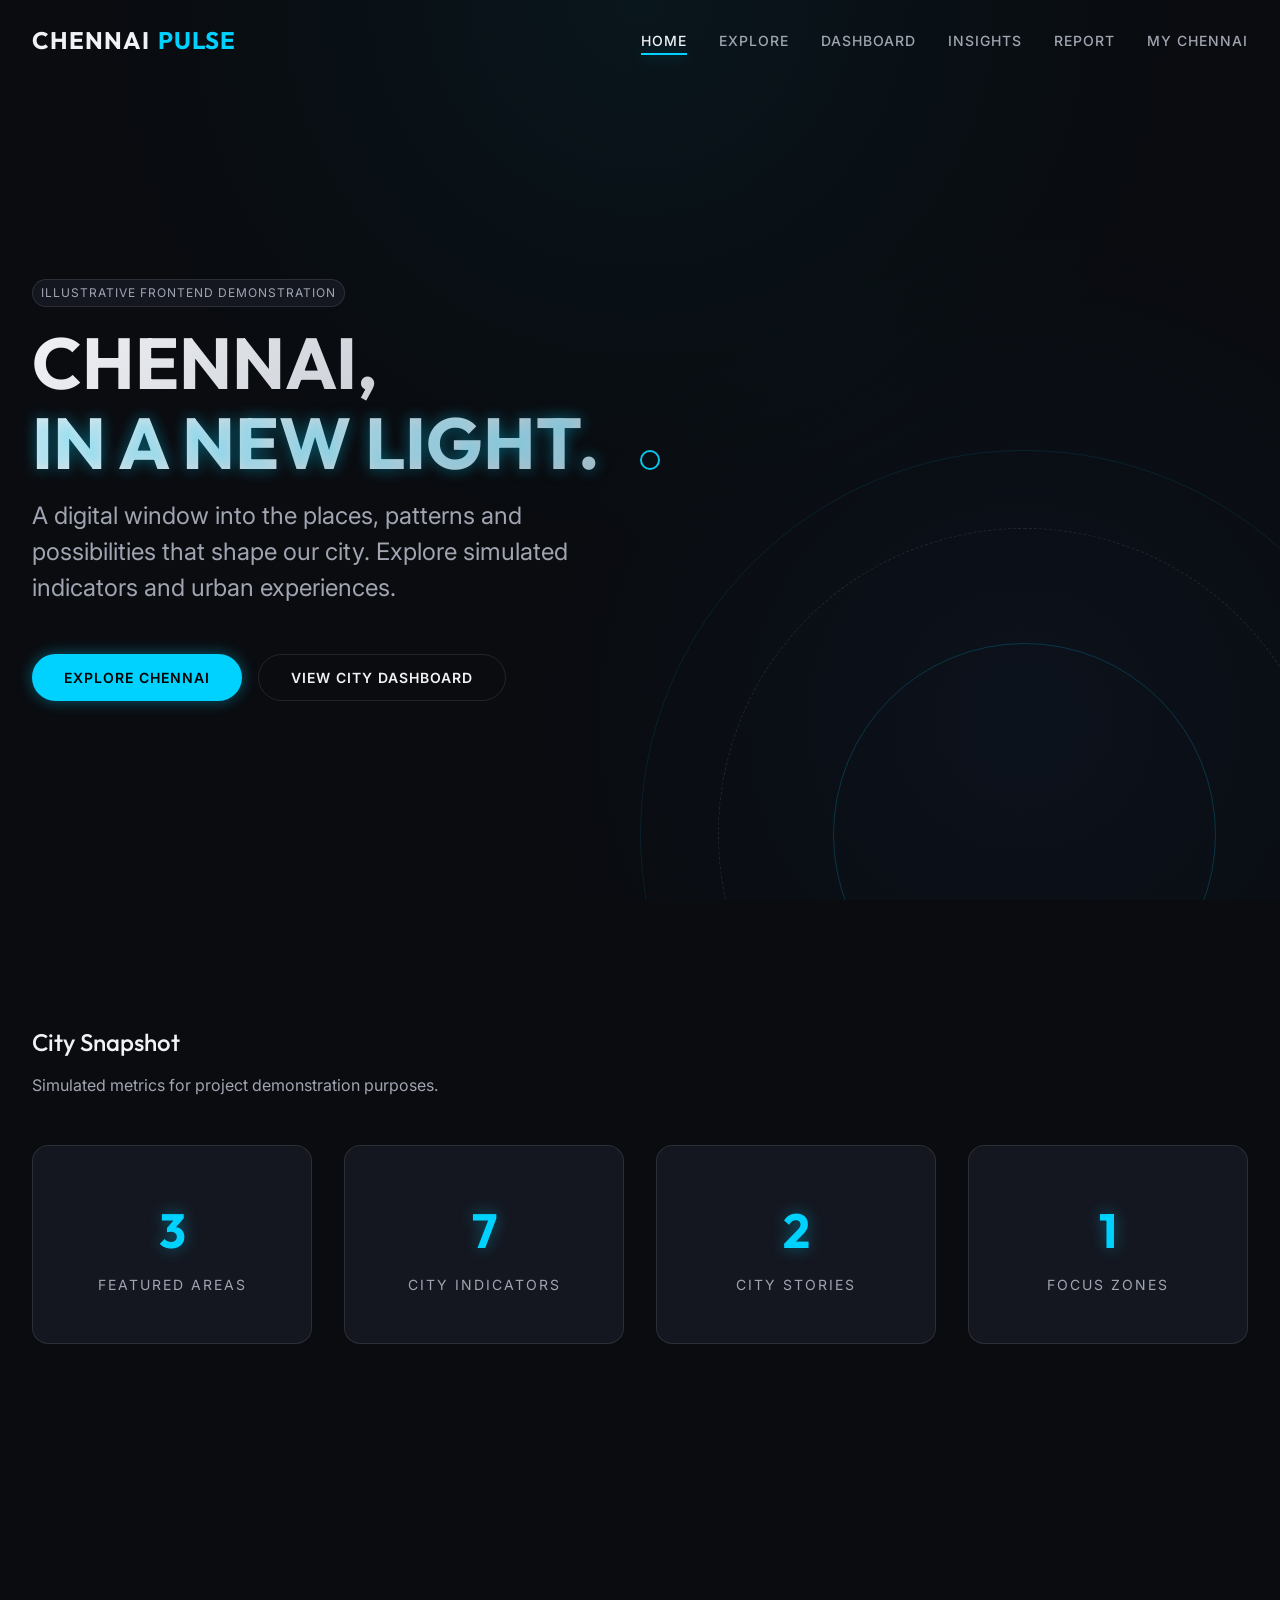
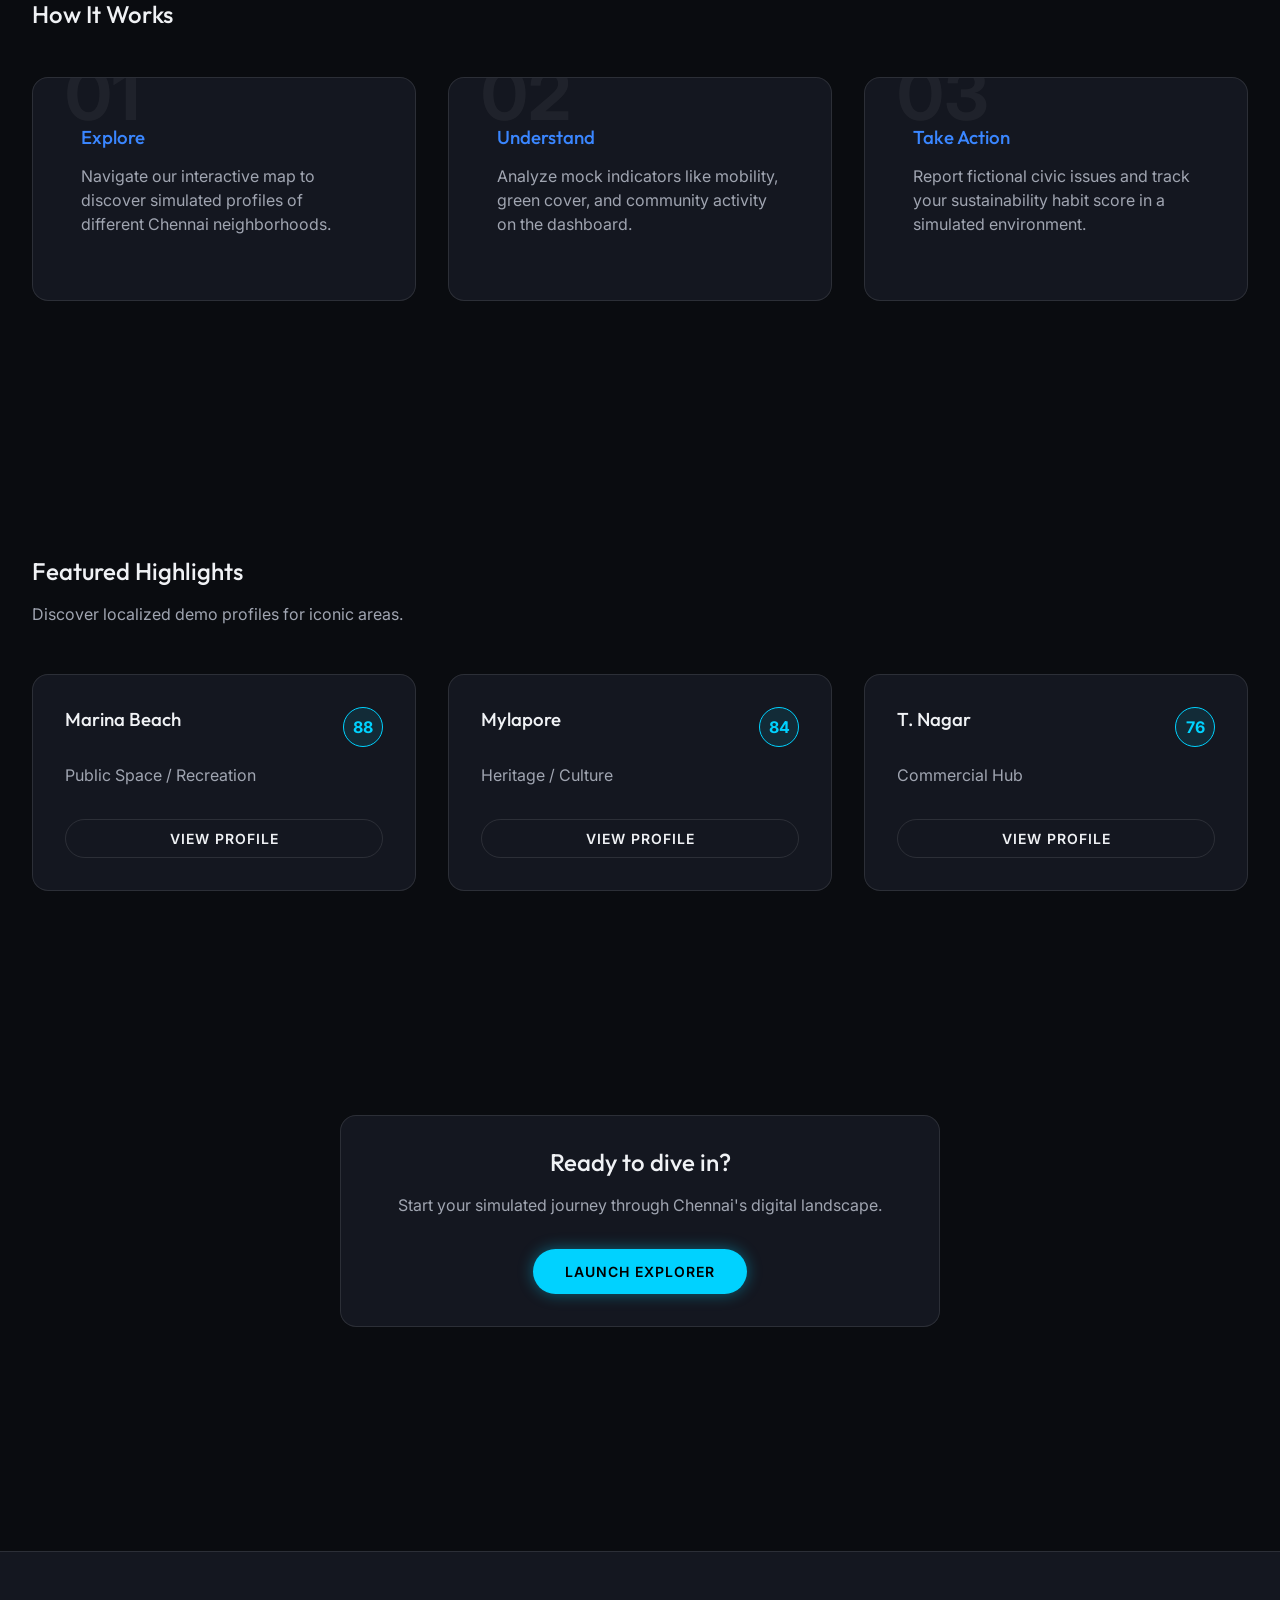
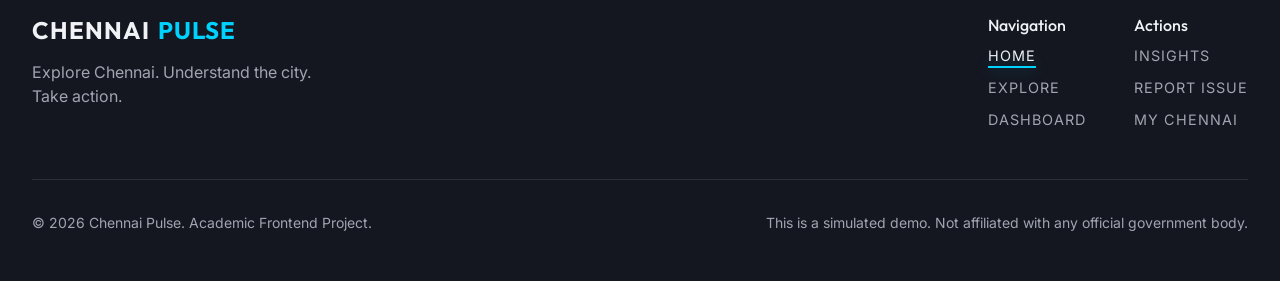
<file: index.html>
<!DOCTYPE html>
<html lang="en">
<head>
    <meta charset="UTF-8">
    <meta name="viewport" content="width=device-width, initial-scale=1.0">
    <title>Chennai Pulse | Explore Chennai. Understand the city. Take action.</title>
    <meta name="description" content="A digital window into the places, patterns and possibilities that shape Chennai. Simulated smart city dashboard.">
    
    <!-- CSS Foundation -->
    <link rel="stylesheet" href="css/reset.css">
    <link rel="stylesheet" href="css/variables.css">
    <link rel="stylesheet" href="css/global.css">
    <link rel="stylesheet" href="css/components.css">
    <link rel="stylesheet" href="css/animations.css">
    
    <!-- Page Specific CSS -->
    <link rel="stylesheet" href="css/pages/home.css">
    <link rel="stylesheet" href="css/responsive.css">
</head>
<body>

    <!-- Page Loader -->
    <div class="page-loader">
        <div class="loader-logo">CHENNAI PULSE</div>
    </div>

    <!-- Cinematic Background -->
    <div class="cinematic-bg"></div>

    <!-- Global Navbar -->
    <nav class="navbar">
        <div class="container nav-container">
            <a href="index.html" class="nav-logo">CHENNAI <span>PULSE</span></a>
            
            <button class="menu-toggle" aria-label="Toggle navigation">
                <span></span>
                <span></span>
                <span></span>
            </button>
            
            <div class="nav-links">
                <a href="index.html" class="nav-link active">Home</a>
                <a href="pages/explore.html" class="nav-link">Explore</a>
                <a href="pages/dashboard.html" class="nav-link">Dashboard</a>
                <a href="pages/insights.html" class="nav-link">Insights</a>
                <a href="pages/report.html" class="nav-link">Report</a>
                <a href="pages/my-chennai.html" class="nav-link">My Chennai</a>
            </div>
        </div>
    </nav>

    <main>
        <!-- Hero Section -->
        <section class="hero">
            <div class="container">
                <div class="hero-content reveal-left">
                    <span class="demo-badge" style="margin-bottom: 1rem;">Illustrative Frontend Demonstration</span>
                    <h1 class="hero-title">CHENNAI,<br><span>IN A NEW LIGHT.</span></h1>
                    <p class="hero-subtitle">A digital window into the places, patterns and possibilities that shape our city. Explore simulated indicators and urban experiences.</p>
                    
                    <div class="hero-actions">
                        <a href="pages/explore.html" class="btn btn-primary magnetic">Explore Chennai</a>
                        <a href="pages/dashboard.html" class="btn btn-secondary magnetic">View City Dashboard</a>
                    </div>
                </div>
            </div>
            
            <!-- Abstract Graphic -->
            <div class="hero-graphic reveal">
                <div class="circle-grid"></div>
            </div>
        </section>

        <!-- City Snapshot Section -->
        <section class="section">
            <div class="container">
                <div class="reveal">
                    <h2 class="text-center">City Snapshot</h2>
                    <p class="text-center">Simulated metrics for project demonstration purposes.</p>
                </div>
                
                <div class="snapshot-grid">
                    <div class="card stat-card bg-glass reveal" style="transition-delay: 0.1s;">
                        <div class="stat-value counter" data-count="12">0</div>
                        <div class="stat-label">Featured Areas</div>
                    </div>
                    <div class="card stat-card bg-glass reveal" style="transition-delay: 0.2s;">
                        <div class="stat-value counter" data-count="24">0</div>
                        <div class="stat-label">City Indicators</div>
                    </div>
                    <div class="card stat-card bg-glass reveal" style="transition-delay: 0.3s;">
                        <div class="stat-value counter" data-count="8">0</div>
                        <div class="stat-label">City Stories</div>
                    </div>
                    <div class="card stat-card bg-glass reveal" style="transition-delay: 0.4s;">
                        <div class="stat-value counter" data-count="6">0</div>
                        <div class="stat-label">Focus Zones</div>
                    </div>
                </div>
            </div>
        </section>

        <!-- How It Works Section -->
        <section class="section">
            <div class="container">
                <h2 class="reveal">How It Works</h2>
                <div class="steps-grid">
                    <div class="card step-card bg-glass reveal-left" style="transition-delay: 0.1s;">
                        <div class="step-number">01</div>
                        <h3>Explore</h3>
                        <p>Navigate our interactive map to discover simulated profiles of different Chennai neighborhoods.</p>
                    </div>
                    <div class="card step-card bg-glass reveal-left" style="transition-delay: 0.2s;">
                        <div class="step-number">02</div>
                        <h3>Understand</h3>
                        <p>Analyze mock indicators like mobility, green cover, and community activity on the dashboard.</p>
                    </div>
                    <div class="card step-card bg-glass reveal-left" style="transition-delay: 0.3s;">
                        <div class="step-number">03</div>
                        <h3>Take Action</h3>
                        <p>Report fictional civic issues and track your sustainability habit score in a simulated environment.</p>
                    </div>
                </div>
            </div>
        </section>

        <!-- Featured Highlights Section -->
        <section class="section">
            <div class="container">
                <div class="reveal">
                    <h2>Featured Highlights</h2>
                    <p>Discover localized demo profiles for iconic areas.</p>
                </div>
                
                <div class="areas-grid">
                    <!-- Injected by home.js -->
                </div>
            </div>
        </section>

        <!-- Final CTA -->
        <section class="section cta-section">
            <div class="container">
                <div class="card bg-glass cta-content reveal">
                    <h2>Ready to dive in?</h2>
                    <p>Start your simulated journey through Chennai's digital landscape.</p>
                    <a href="pages/explore.html" class="btn btn-primary" style="margin-top: 1rem;">Launch Explorer</a>
                </div>
            </div>
        </section>
    </main>

    <!-- Global Footer -->
    <footer class="footer">
        <div class="container">
            <div class="footer-content">
                <div class="footer-brand">
                    <h2 class="nav-logo">CHENNAI <span>PULSE</span></h2>
                    <p>Explore Chennai. Understand the city. Take action.</p>
                </div>
                
                <div class="footer-links" style="display: flex; gap: var(--spacing-8);">
                    <div>
                        <h4 style="margin-bottom: var(--spacing-2); font-size: var(--font-size-md);">Navigation</h4>
                        <ul style="display: flex; flex-direction: column; gap: var(--spacing-2);">
                            <li><a href="index.html" class="nav-link" style="font-size: 0.9rem; font-weight: 400;">Home</a></li>
                            <li><a href="pages/explore.html" class="nav-link" style="font-size: 0.9rem; font-weight: 400;">Explore</a></li>
                            <li><a href="pages/dashboard.html" class="nav-link" style="font-size: 0.9rem; font-weight: 400;">Dashboard</a></li>
                        </ul>
                    </div>
                    <div>
                        <h4 style="margin-bottom: var(--spacing-2); font-size: var(--font-size-md);">Actions</h4>
                        <ul style="display: flex; flex-direction: column; gap: var(--spacing-2);">
                            <li><a href="pages/insights.html" class="nav-link" style="font-size: 0.9rem; font-weight: 400;">Insights</a></li>
                            <li><a href="pages/report.html" class="nav-link" style="font-size: 0.9rem; font-weight: 400;">Report Issue</a></li>
                            <li><a href="pages/my-chennai.html" class="nav-link" style="font-size: 0.9rem; font-weight: 400;">My Chennai</a></li>
                        </ul>
                    </div>
                </div>
            </div>
            
            <div class="footer-bottom">
                <p>&copy; 2026 Chennai Pulse. Academic Frontend Project.</p>
                <p>This is a simulated demo. Not affiliated with any official government body.</p>
            </div>
        </div>
    </footer>

    <!-- Global JS -->
    <script src="js/storage.js"></script>
    <script src="js/data.js"></script>
    <script src="js/components.js"></script>
    <script src="js/animations.js"></script>
    <script src="js/app.js"></script>
    
    <!-- Page JS -->
    <script src="js/pages/home.js"></script>
</body>
</html>
</file>
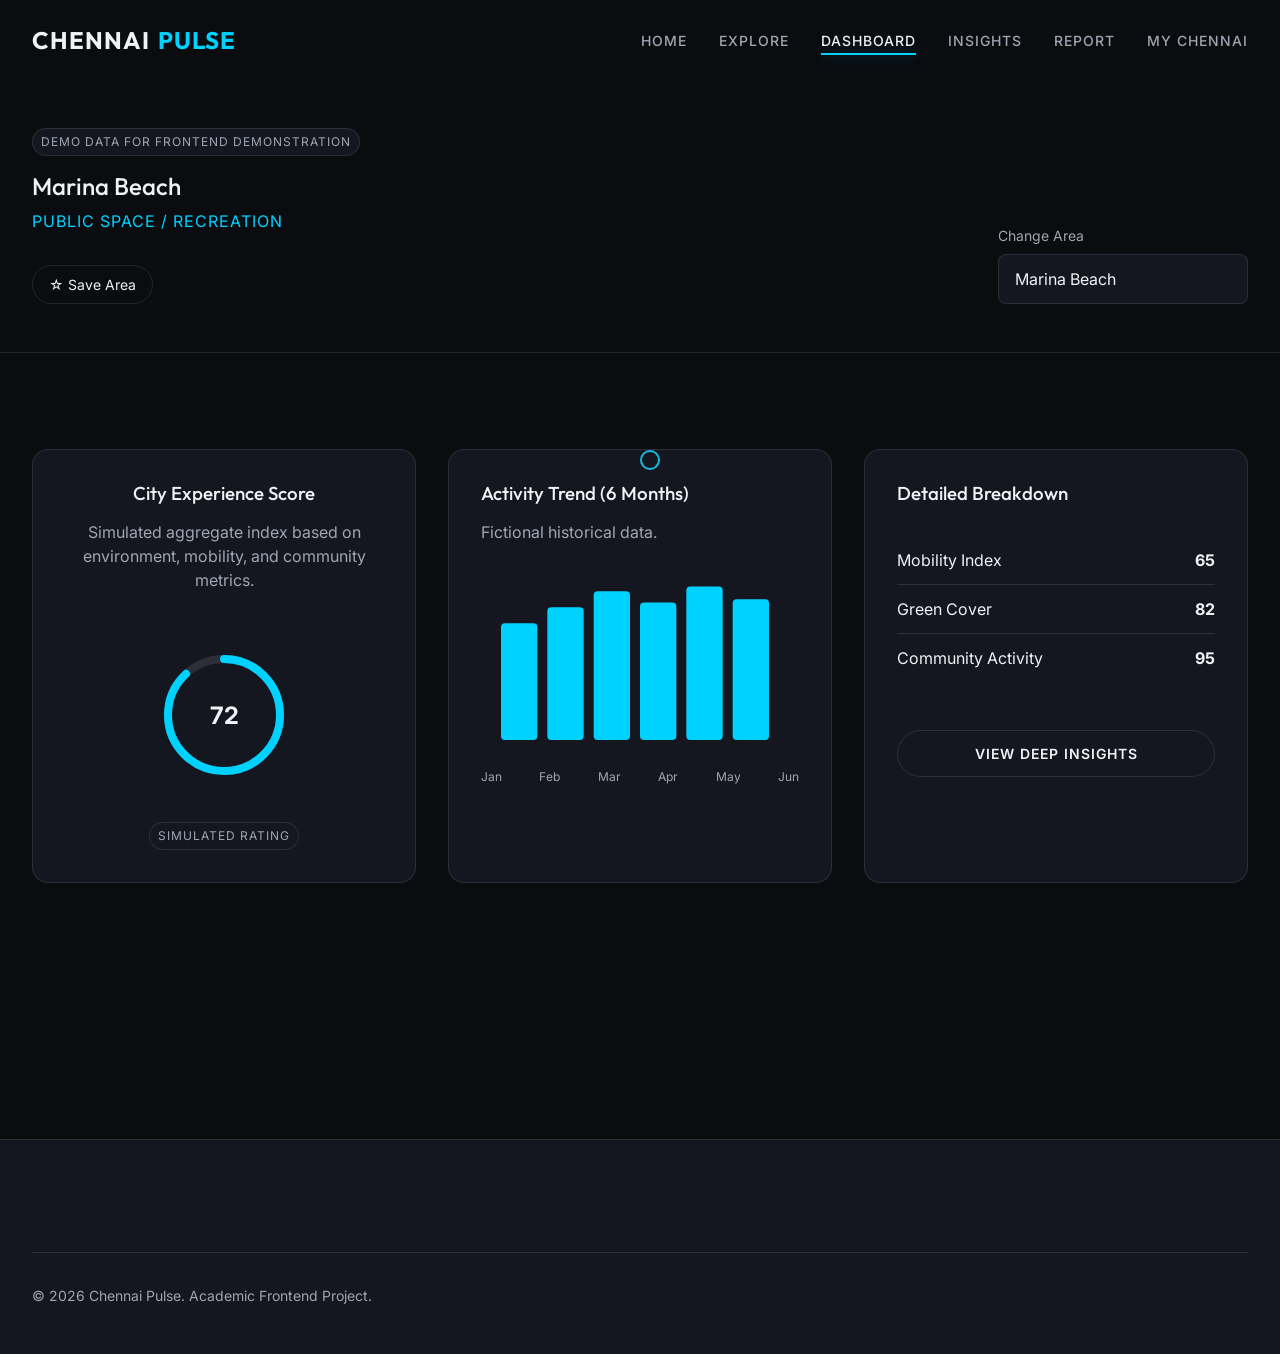
<file: pages/dashboard.html>
<!DOCTYPE html>
<html lang="en">
<head>
    <meta charset="UTF-8">
    <meta name="viewport" content="width=device-width, initial-scale=1.0">
    <title>Dashboard | Chennai Pulse</title>
    
    <link rel="stylesheet" href="../css/reset.css">
    <link rel="stylesheet" href="../css/variables.css">
    <link rel="stylesheet" href="../css/global.css">
    <link rel="stylesheet" href="../css/components.css">
    <link rel="stylesheet" href="../css/animations.css">
    
    <link rel="stylesheet" href="../css/pages/dashboard.css">
    <link rel="stylesheet" href="../css/responsive.css">
</head>
<body>

    <!-- Global Navbar -->
    <nav class="navbar scrolled">
        <div class="container nav-container">
            <a href="../index.html" class="nav-logo">CHENNAI <span>PULSE</span></a>
            
            <button class="menu-toggle" aria-label="Toggle navigation">
                <span></span>
                <span></span>
                <span></span>
            </button>
            
            <div class="nav-links">
                <a href="../index.html" class="nav-link">Home</a>
                <a href="explore.html" class="nav-link">Explore</a>
                <a href="dashboard.html" class="nav-link active">Dashboard</a>
                <a href="insights.html" class="nav-link">Insights</a>
                <a href="report.html" class="nav-link">Report</a>
                <a href="my-chennai.html" class="nav-link">My Chennai</a>
            </div>
        </div>
    </nav>

    <main>
        <section class="dashboard-header">
            <div class="container">
                <span class="demo-badge" style="margin-bottom: 1rem;">Demo data for frontend demonstration</span>
                
                <div class="dashboard-title-row">
                    <div>
                        <h1 id="db-title" class="reveal" style="margin-bottom: 0.5rem;">Select an Area</h1>
                        <p id="db-type" class="reveal" style="color: var(--color-primary); text-transform: uppercase; letter-spacing: 1px;">-</p>
                        
                        <button id="save-area-btn" class="save-area-btn reveal">☆ Save Area</button>
                    </div>
                    
                    <div class="area-selector reveal">
                        <label for="area-select" class="form-label">Change Area</label>
                        <select id="area-select" class="custom-select">
                            <!-- Options injected via JS -->
                        </select>
                    </div>
                </div>
            </div>
        </section>
        
        <section class="section pt-0" style="padding-top: var(--spacing-8);">
            <div class="container">
                <div class="dashboard-grid">
                    
                    <!-- Main Score Card -->
                    <div class="card score-card reveal">
                        <h3>City Experience Score</h3>
                        <p class="text-sm">Simulated aggregate index based on environment, mobility, and community metrics.</p>
                        <div id="score-chart" class="chart-container" style="display: flex; justify-content: center; align-items: center; height: 150px; margin: var(--spacing-6) 0;"></div>
                        <div class="demo-badge">Simulated Rating</div>
                    </div>
                    
                    <!-- Activity Trend Chart -->
                    <div class="card reveal" style="transition-delay: 0.1s;">
                        <h3>Activity Trend (6 Months)</h3>
                        <p class="text-sm">Fictional historical data.</p>
                        <div id="activity-chart" class="chart-container"></div>
                        <div class="chart-labels">
                            <span>Jan</span>
                            <span>Feb</span>
                            <span>Mar</span>
                            <span>Apr</span>
                            <span>May</span>
                            <span>Jun</span>
                        </div>
                    </div>
                    
                    <!-- Specific Metrics List -->
                    <div class="card reveal" style="transition-delay: 0.2s;">
                        <h3>Detailed Breakdown</h3>
                        
                        <div style="margin-top: var(--spacing-6);">
                            <div class="metric-row">
                                <span>Mobility Index</span>
                                <span class="metric-value highlight" id="m-mobility" style="font-weight: 700;">0</span>
                            </div>
                            <div class="metric-row">
                                <span>Green Cover</span>
                                <span class="metric-value highlight" id="m-environment" style="font-weight: 700;">0</span>
                            </div>
                            <div class="metric-row">
                                <span>Community Activity</span>
                                <span class="metric-value highlight" id="m-community" style="font-weight: 700;">0</span>
                            </div>
                        </div>
                        
                        <a href="insights.html" class="btn btn-secondary" style="width: 100%; margin-top: var(--spacing-8);">View Deep Insights</a>
                    </div>
                    
                </div>
            </div>
        </section>
    </main>

    <!-- Global Footer -->
    <footer class="footer">
        <div class="container">
            <div class="footer-bottom">
                <p>&copy; 2026 Chennai Pulse. Academic Frontend Project.</p>
            </div>
        </div>
    </footer>

    <!-- Global JS -->
    <script src="../js/storage.js"></script>
    <script src="../js/data.js"></script>
    <script src="../js/components.js"></script>
    <script src="../js/charts.js"></script>
    <script src="../js/animations.js"></script>
    <script src="../js/app.js"></script>
    
    <!-- Page JS -->
    <script src="../js/pages/dashboard.js"></script>
</body>
</html>
</file>
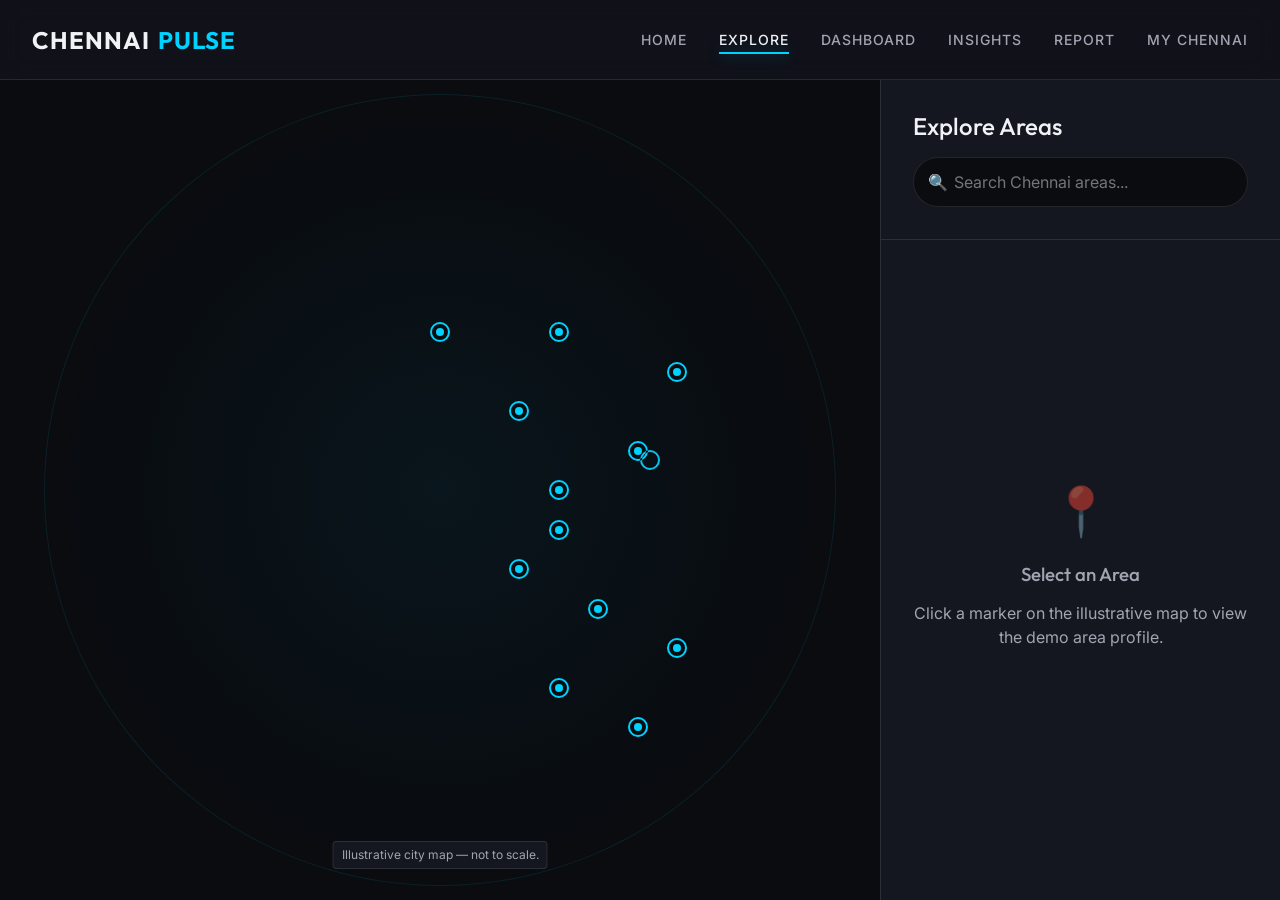
<file: pages/explore.html>
<!DOCTYPE html>
<html lang="en">
<head>
    <meta charset="UTF-8">
    <meta name="viewport" content="width=device-width, initial-scale=1.0">
    <title>Explore | Chennai Pulse</title>
    
    <link rel="stylesheet" href="../css/reset.css">
    <link rel="stylesheet" href="../css/variables.css">
    <link rel="stylesheet" href="../css/global.css">
    <link rel="stylesheet" href="../css/components.css">
    <link rel="stylesheet" href="../css/animations.css">
    
    <link rel="stylesheet" href="../css/pages/explore.css">
    <link rel="stylesheet" href="../css/responsive.css">
</head>
<body>

    <!-- Global Navbar -->
    <nav class="navbar scrolled">
        <div class="container nav-container">
            <a href="../index.html" class="nav-logo">CHENNAI <span>PULSE</span></a>
            
            <button class="menu-toggle" aria-label="Toggle navigation">
                <span></span>
                <span></span>
                <span></span>
            </button>
            
            <div class="nav-links">
                <a href="../index.html" class="nav-link">Home</a>
                <a href="explore.html" class="nav-link active">Explore</a>
                <a href="dashboard.html" class="nav-link">Dashboard</a>
                <a href="insights.html" class="nav-link">Insights</a>
                <a href="report.html" class="nav-link">Report</a>
                <a href="my-chennai.html" class="nav-link">My Chennai</a>
            </div>
        </div>
    </nav>

    <main class="explore-container">
        <!-- Interactive Map Area -->
        <section class="map-section">
            <div class="map-container reveal" id="map-container">
                <!-- Markers injected via JS -->
            </div>
        </section>
        
        <!-- Sidebar -->
        <aside class="explore-sidebar reveal-left">
            <div class="sidebar-header">
                <h2>Explore Areas</h2>
                <div class="search-box">
                    <span class="search-icon">🔍</span>
                    <input type="text" class="search-input" id="area-search" placeholder="Search Chennai areas...">
                </div>
            </div>
            
            <div class="sidebar-content">
                <div id="empty-state" class="empty-state">
                    <div style="font-size: 3rem; margin-bottom: 1rem; opacity: 0.5;">📍</div>
                    <h3>Select an Area</h3>
                    <p>Click a marker on the illustrative map to view the demo area profile.</p>
                </div>
                
                <div id="detail-panel" class="detail-panel">
                    <span class="demo-badge" style="margin-bottom: 1rem;">Simulated Profile</span>
                    <h2 class="area-title" id="p-title">Area Name</h2>
                    <div class="area-type" id="p-type">Area Type</div>
                    
                    <div class="metrics-grid">
                        <div class="metric-item">
                            <div class="metric-label">Green Index</div>
                            <div class="metric-value highlight" id="p-score">0</div>
                        </div>
                        <div class="metric-item">
                            <div class="metric-label">Mobility</div>
                            <div class="metric-value" id="p-mobility">0</div>
                        </div>
                        <div class="metric-item">
                            <div class="metric-label">Activity</div>
                            <div class="metric-value" id="p-activity">0</div>
                        </div>
                        <div class="metric-item">
                            <div class="metric-label">Community</div>
                            <div class="metric-value" id="p-community">0</div>
                        </div>
                    </div>
                    
                    <a href="dashboard.html" id="p-btn" class="btn btn-primary" style="width: 100%;">View Dashboard Profile</a>
                </div>
            </div>
        </aside>
    </main>

    <!-- Global JS -->
    <script src="../js/storage.js"></script>
    <script src="../js/data.js"></script>
    <script src="../js/components.js"></script>
    <script src="../js/animations.js"></script>
    <script src="../js/app.js"></script>
    
    <!-- Page JS -->
    <script src="../js/pages/explore.js"></script>
</body>
</html>
</file>
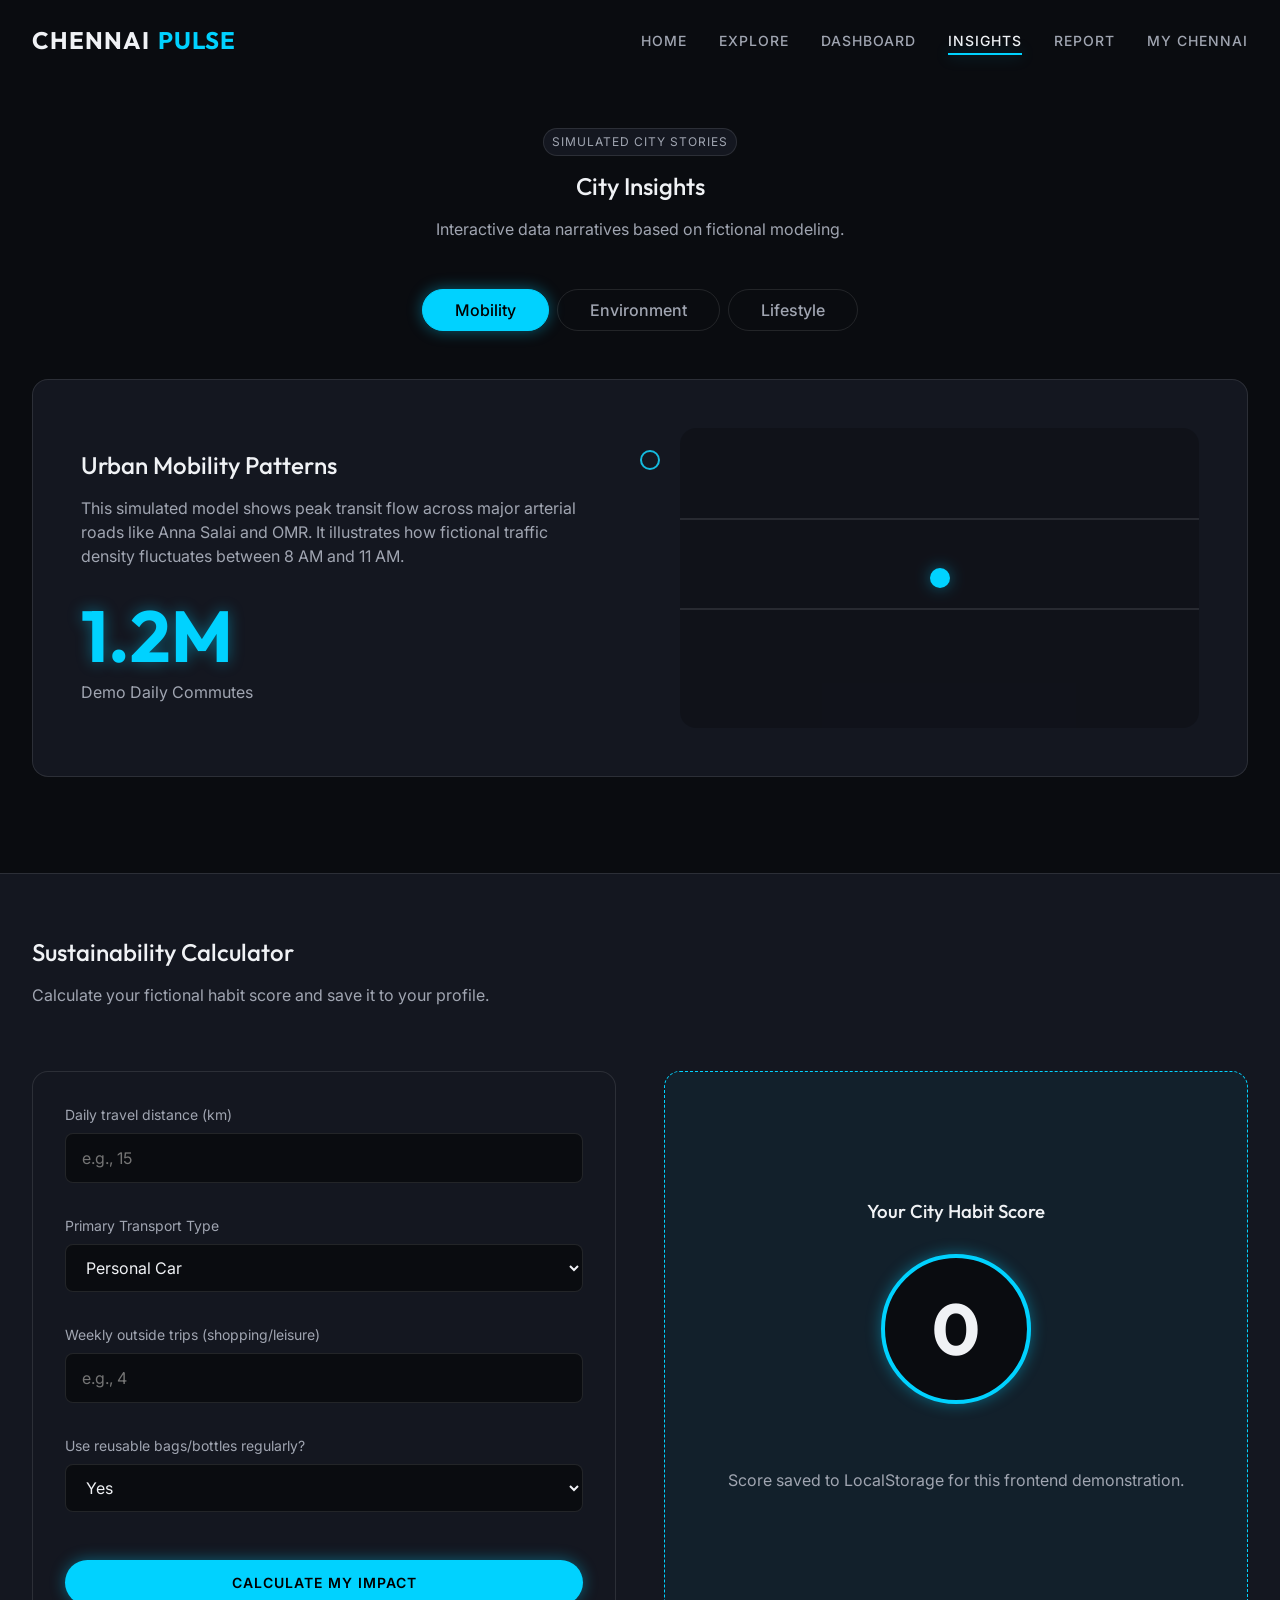
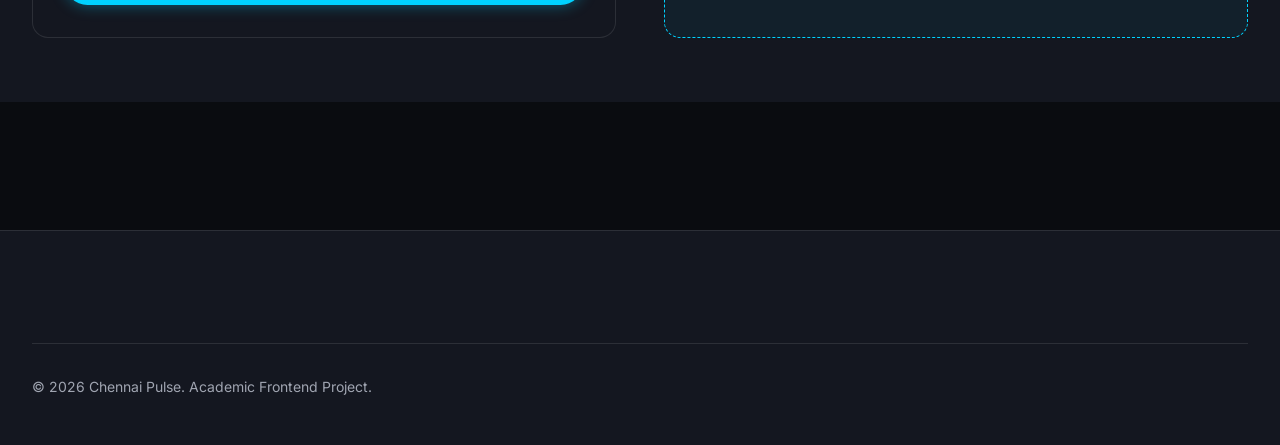
<file: pages/insights.html>
<!DOCTYPE html>
<html lang="en">
<head>
    <meta charset="UTF-8">
    <meta name="viewport" content="width=device-width, initial-scale=1.0">
    <title>Insights | Chennai Pulse</title>
    
    <link rel="stylesheet" href="../css/reset.css">
    <link rel="stylesheet" href="../css/variables.css">
    <link rel="stylesheet" href="../css/global.css">
    <link rel="stylesheet" href="../css/components.css">
    <link rel="stylesheet" href="../css/animations.css">
    
    <link rel="stylesheet" href="../css/pages/insights.css">
    <link rel="stylesheet" href="../css/responsive.css">
</head>
<body>

    <nav class="navbar scrolled">
        <div class="container nav-container">
            <a href="../index.html" class="nav-logo">CHENNAI <span>PULSE</span></a>
            
            <button class="menu-toggle" aria-label="Toggle navigation">
                <span></span>
                <span></span>
                <span></span>
            </button>
            
            <div class="nav-links">
                <a href="../index.html" class="nav-link">Home</a>
                <a href="explore.html" class="nav-link">Explore</a>
                <a href="dashboard.html" class="nav-link">Dashboard</a>
                <a href="insights.html" class="nav-link active">Insights</a>
                <a href="report.html" class="nav-link">Report</a>
                <a href="my-chennai.html" class="nav-link">My Chennai</a>
            </div>
        </div>
    </nav>

    <main>
        <section class="container">
            <div class="insights-header reveal">
                <span class="demo-badge">Simulated City Stories</span>
                <h1 style="margin-top: 1rem;">City Insights</h1>
                <p>Interactive data narratives based on fictional modeling.</p>
            </div>
            
            <div class="tabs-container reveal" style="transition-delay: 0.1s;">
                <button class="tab-btn active" data-target="tab-mobility">Mobility</button>
                <button class="tab-btn" data-target="tab-environment">Environment</button>
                <button class="tab-btn" data-target="tab-lifestyle">Lifestyle</button>
            </div>
            
            <div class="card bg-glass reveal" style="transition-delay: 0.2s; padding: var(--spacing-8);">
                <!-- Mobility Tab -->
                <div id="tab-mobility" class="tab-content active">
                    <div class="insight-card">
                        <div class="insight-text">
                            <h2>Urban Mobility Patterns</h2>
                            <p>This simulated model shows peak transit flow across major arterial roads like Anna Salai and OMR. It illustrates how fictional traffic density fluctuates between 8 AM and 11 AM.</p>
                            <div style="margin-top: var(--spacing-6);">
                                <div class="big-stat">1.2M</div>
                                <div class="text-sm text-muted uppercase tracking-wide">Demo Daily Commutes</div>
                            </div>
                        </div>
                        <div class="insight-visual">
                            <!-- Abstract visual representation -->
                            <div style="width: 100%; height: 2px; background: rgba(255,255,255,0.1); position: absolute; top: 30%;"></div>
                            <div style="width: 100%; height: 2px; background: rgba(255,255,255,0.1); position: absolute; top: 60%;"></div>
                            <div style="width: 20px; height: 20px; background: var(--color-primary); border-radius: 50%; box-shadow: var(--glow-primary); animation: moveRight 4s infinite linear;"></div>
                            
                            <style>
                                @keyframes moveRight {
                                    0% { transform: translateX(-150px) translateY(-50px); opacity: 0; }
                                    50% { opacity: 1; }
                                    100% { transform: translateX(150px) translateY(50px); opacity: 0; }
                                }
                            </style>
                        </div>
                    </div>
                </div>
                
                <!-- Environment Tab -->
                <div id="tab-environment" class="tab-content">
                    <div class="insight-card">
                        <div class="insight-text">
                            <h2>Green Cover & Air Quality</h2>
                            <p>Illustrative environmental indicators tracking the urban canopy. The fictional data suggests a 2% increase in green spaces in residential zones over the last simulated year.</p>
                            <div style="margin-top: var(--spacing-6);">
                                <div class="big-stat" style="color: #2a9d8f;">18%</div>
                                <div class="text-sm text-muted uppercase tracking-wide">Simulated Green Cover</div>
                            </div>
                        </div>
                        <div class="insight-visual" style="background: radial-gradient(circle at center, rgba(42, 157, 143, 0.2) 0%, transparent 70%);">
                            <div style="font-size: 5rem;">🌳</div>
                        </div>
                    </div>
                </div>
                
                <!-- Lifestyle Tab -->
                <div id="tab-lifestyle" class="tab-content">
                    <div class="insight-card">
                        <div class="insight-text">
                            <h2>Community & Culture</h2>
                            <p>Demo data representing public gatherings and cultural events. Areas like Mylapore and Besant Nagar show the highest concentration of simulated weekend activity.</p>
                            <div style="margin-top: var(--spacing-6);">
                                <div class="big-stat" style="color: var(--color-secondary);">14</div>
                                <div class="text-sm text-muted uppercase tracking-wide">Active Demo Events</div>
                            </div>
                        </div>
                        <div class="insight-visual">
                             <div style="font-size: 5rem;">🎭</div>
                        </div>
                    </div>
                </div>
            </div>
        </section>
        
        <!-- Calculator Section -->
        <section class="calculator-section">
            <div class="container">
                <div class="text-center reveal" style="margin-bottom: var(--spacing-12);">
                    <h2>Sustainability Calculator</h2>
                    <p>Calculate your fictional habit score and save it to your profile.</p>
                </div>
                
                <div class="calc-grid">
                    <div class="card reveal-left">
                        <form id="calc-form" class="calc-form">
                            <div class="form-group">
                                <label class="form-label" for="c-distance">Daily travel distance (km)</label>
                                <input type="number" id="c-distance" class="form-control" min="0" required placeholder="e.g., 15">
                            </div>
                            
                            <div class="form-group">
                                <label class="form-label" for="c-transport">Primary Transport Type</label>
                                <select id="c-transport" class="form-control" required>
                                    <option value="car">Personal Car</option>
                                    <option value="bike">Two Wheeler</option>
                                    <option value="transit">Public Transit (Bus/Metro)</option>
                                    <option value="walk">Walking / Cycling</option>
                                </select>
                            </div>
                            
                            <div class="form-group">
                                <label class="form-label" for="c-trips">Weekly outside trips (shopping/leisure)</label>
                                <input type="number" id="c-trips" class="form-control" min="0" required placeholder="e.g., 4">
                            </div>
                            
                            <div class="form-group">
                                <label class="form-label" for="c-reusable">Use reusable bags/bottles regularly?</label>
                                <select id="c-reusable" class="form-control" required>
                                    <option value="yes">Yes</option>
                                    <option value="no">No</option>
                                </select>
                            </div>
                            
                            <button type="submit" class="btn btn-primary" style="margin-top: var(--spacing-4);">Calculate My Impact</button>
                        </form>
                    </div>
                    
                    <div id="calc-result" class="calc-result reveal-right">
                        <h3 style="margin-bottom: var(--spacing-6);">Your City Habit Score</h3>
                        <div class="score-circle">
                            <span id="score-display">0</span>
                        </div>
                        <p id="suggestion-display" style="color: var(--color-text-main); font-weight: 500;"></p>
                        <p class="text-sm text-muted" style="margin-top: var(--spacing-4);">Score saved to LocalStorage for this frontend demonstration.</p>
                    </div>
                </div>
            </div>
        </section>
    </main>

    <footer class="footer">
        <div class="container">
            <div class="footer-bottom">
                <p>&copy; 2026 Chennai Pulse. Academic Frontend Project.</p>
            </div>
        </div>
    </footer>

    <script src="../js/storage.js"></script>
    <script src="../js/components.js"></script>
    <script src="../js/animations.js"></script>
    <script src="../js/app.js"></script>
    <script src="../js/pages/insights.js"></script>
</body>
</html>
</file>
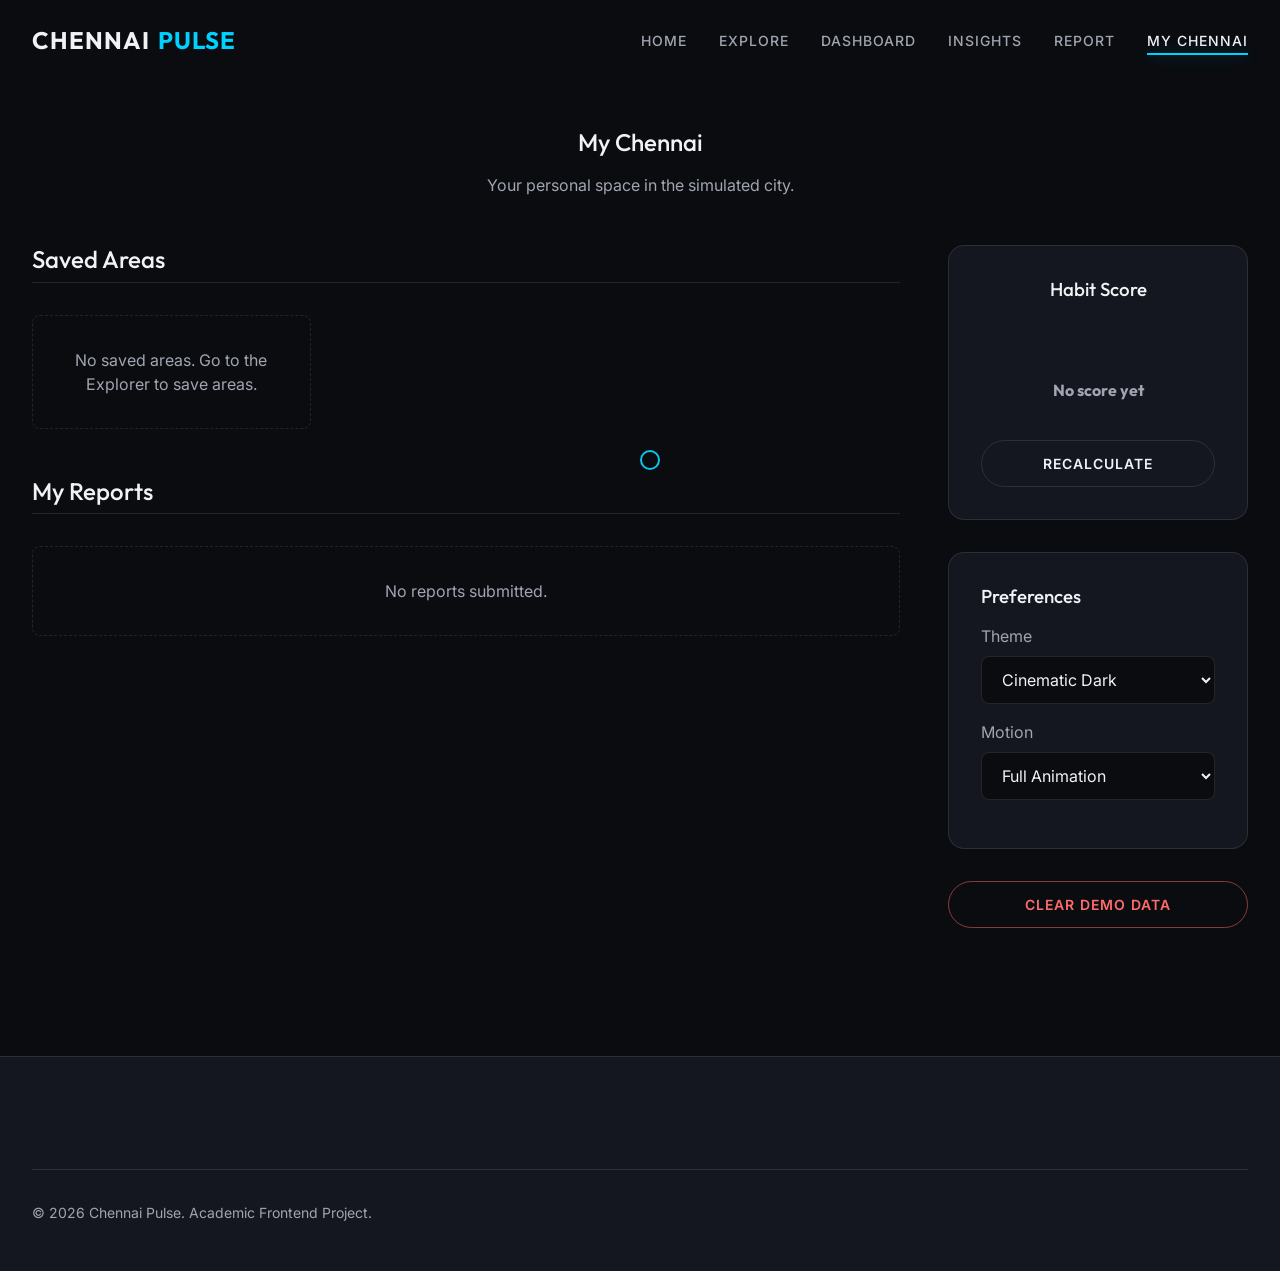
<file: pages/my-chennai.html>
<!DOCTYPE html>
<html lang="en">
<head>
    <meta charset="UTF-8">
    <meta name="viewport" content="width=device-width, initial-scale=1.0">
    <title>My Chennai | Chennai Pulse</title>
    
    <link rel="stylesheet" href="../css/reset.css">
    <link rel="stylesheet" href="../css/variables.css">
    <link rel="stylesheet" href="../css/global.css">
    <link rel="stylesheet" href="../css/components.css">
    <link rel="stylesheet" href="../css/animations.css">
    
    <link rel="stylesheet" href="../css/pages/profile.css">
    <link rel="stylesheet" href="../css/responsive.css">
</head>
<body>

    <nav class="navbar scrolled">
        <div class="container nav-container">
            <a href="../index.html" class="nav-logo">CHENNAI <span>PULSE</span></a>
            
            <button class="menu-toggle" aria-label="Toggle navigation">
                <span></span>
                <span></span>
                <span></span>
            </button>
            
            <div class="nav-links">
                <a href="../index.html" class="nav-link">Home</a>
                <a href="explore.html" class="nav-link">Explore</a>
                <a href="dashboard.html" class="nav-link">Dashboard</a>
                <a href="insights.html" class="nav-link">Insights</a>
                <a href="report.html" class="nav-link">Report</a>
                <a href="my-chennai.html" class="nav-link active">My Chennai</a>
            </div>
        </div>
    </nav>

    <main>
        <section class="container">
            <div class="profile-header reveal">
                <h1>My Chennai</h1>
                <p>Your personal space in the simulated city.</p>
            </div>
            
            <div class="dashboard-layout">
                <!-- Main Content Area -->
                <div class="main-panel">
                    
                    <div class="reveal" style="transition-delay: 0.1s;">
                        <h2 class="section-title">Saved Areas</h2>
                        <div id="saved-areas-container" class="saved-areas-grid">
                            <!-- Injected via JS -->
                        </div>
                    </div>
                    
                    <div class="reveal" style="transition-delay: 0.2s; margin-top: var(--spacing-8);">
                        <h2 class="section-title">My Reports</h2>
                        <div id="reports-container" class="reports-list">
                            <!-- Injected via JS -->
                        </div>
                    </div>
                    
                </div>
                
                <!-- Side Panel -->
                <div class="side-panel">
                    
                    <div class="card bg-glass habit-card reveal-right" style="transition-delay: 0.3s;">
                        <h3>Habit Score</h3>
                        <div id="my-habit-score" class="habit-score-display">-</div>
                        <a href="insights.html" class="btn btn-secondary btn-sm" style="width: 100%;">Recalculate</a>
                    </div>
                    
                    <div class="card bg-glass reveal-right" style="transition-delay: 0.4s;">
                        <h3 style="margin-bottom: var(--spacing-4);">Preferences</h3>
                        
                        <div class="pref-group">
                            <label class="pref-label">Theme</label>
                            <select id="pref-theme" class="form-control">
                                <option value="dark">Cinematic Dark</option>
                                <option value="light">Daylight</option>
                            </select>
                        </div>
                        
                        <div class="pref-group">
                            <label class="pref-label">Motion</label>
                            <select id="pref-motion" class="form-control">
                                <option value="full">Full Animation</option>
                                <option value="reduced">Reduced Motion</option>
                            </select>
                        </div>
                    </div>
                    
                    <button id="clear-data-btn" class="btn btn-secondary reveal-right" style="transition-delay: 0.5s; width: 100%; border-color: rgba(255, 107, 107, 0.5); color: var(--color-accent);">Clear Demo Data</button>
                    
                </div>
            </div>
        </section>
    </main>

    <footer class="footer">
        <div class="container">
            <div class="footer-bottom">
                <p>&copy; 2026 Chennai Pulse. Academic Frontend Project.</p>
            </div>
        </div>
    </footer>

    <script src="../js/storage.js"></script>
    <script src="../js/data.js"></script>
    <script src="../js/components.js"></script>
    <script src="../js/animations.js"></script>
    <script src="../js/app.js"></script>
    <script src="../js/pages/profile.js"></script>
</body>
</html>
</file>
<file: css/variables.css>
/* css/variables.css */
:root {
    /* Base Colors - Dark Theme (Default) */
    --color-bg: #0a0c10; /* Deep charcoal / midnight */
    --color-bg-surface: #141720;
    --color-bg-glass: rgba(20, 23, 32, 0.6);
    --color-bg-glass-hover: rgba(20, 23, 32, 0.8);
    
    --color-primary: #00d2ff; /* Electric cyan */
    --color-secondary: #e6c8a8; /* Warm sand */
    --color-highlight: #3a86ff; /* Ocean blue */
    --color-accent: #ff6b6b; /* Sunset orange */
    
    --color-text-main: #f0f2f5; /* Off-white */
    --color-text-muted: #a0a5b1; /* Cool gray */
    
    --color-border: rgba(255, 255, 255, 0.1);
    --color-border-focus: rgba(0, 210, 255, 0.5);

    /* Light Theme Overlay Variables */
    /* They will be activated via a data-theme attribute on html */

    /* Typography */
    --font-family-primary: 'Inter', -apple-system, BlinkMacSystemFont, "Segoe UI", Roboto, Helvetica, Arial, sans-serif;
    --font-family-display: 'Outfit', var(--font-family-primary);

    --font-size-xs: 0.75rem;
    --font-size-sm: 0.875rem;
    --font-size-md: 1rem;
    --font-size-lg: 1.25rem;
    --font-size-xl: 1.5rem;
    --font-size-2xl: 2rem;
    --font-size-3xl: 3rem;
    --font-size-4xl: 4.5rem;

    /* Spacing */
    --spacing-1: 0.25rem;
    --spacing-2: 0.5rem;
    --spacing-3: 0.75rem;
    --spacing-4: 1rem;
    --spacing-5: 1.5rem;
    --spacing-6: 2rem;
    --spacing-8: 3rem;
    --spacing-12: 4rem;
    --spacing-16: 6rem;
    --spacing-20: 8rem;

    /* Borders & Radius */
    --radius-sm: 4px;
    --radius-md: 8px;
    --radius-lg: 16px;
    --radius-xl: 24px;
    --radius-full: 9999px;

    /* Shadows & Glow */
    --shadow-sm: 0 1px 2px rgba(0,0,0,0.2);
    --shadow-md: 0 4px 12px rgba(0,0,0,0.3);
    --shadow-lg: 0 12px 24px rgba(0,0,0,0.4);
    --shadow-glass: 0 8px 32px 0 rgba(0, 0, 0, 0.37);
    
    --glow-primary: 0 0 15px rgba(0, 210, 255, 0.4);
    --glow-accent: 0 0 15px rgba(255, 107, 107, 0.4);

    /* Transitions */
    --transition-fast: 0.15s ease;
    --transition-normal: 0.3s cubic-bezier(0.25, 0.46, 0.45, 0.94);
    --transition-slow: 0.6s cubic-bezier(0.19, 1, 0.22, 1);
    
    /* Layout */
    --max-width: 1440px;
    --nav-height: 80px;
}

/* Light Theme Variables */
html[data-theme="light"] {
    --color-bg: #f5f7fa;
    --color-bg-surface: #ffffff;
    --color-bg-glass: rgba(255, 255, 255, 0.7);
    --color-bg-glass-hover: rgba(255, 255, 255, 0.9);
    
    --color-primary: #0077b6; /* Darker primary for contrast */
    --color-secondary: #d4a373; 
    --color-highlight: #023e8a;
    --color-accent: #e63946;
    
    --color-text-main: #1d2125;
    --color-text-muted: #5c6370;
    
    --color-border: rgba(0, 0, 0, 0.1);
    --color-border-focus: rgba(0, 119, 182, 0.5);

    --shadow-glass: 0 8px 32px 0 rgba(31, 38, 135, 0.1);
}

@media (prefers-reduced-motion: reduce) {
    :root {
        --transition-fast: 0s;
        --transition-normal: 0s;
        --transition-slow: 0s;
    }
}
</file>
<file: css/global.css>
/* css/global.css */
@import url('https://fonts.googleapis.com/css2?family=Inter:wght@300;400;500;600&family=Outfit:wght@300;400;500;700&display=swap');

body {
    font-family: var(--font-family-primary);
    background-color: var(--color-bg);
    color: var(--color-text-main);
    transition: background-color var(--transition-normal), color var(--transition-normal);
    position: relative;
}

/* Typography elements */
h1, h2, h3, h4, h5, h6 {
    font-family: var(--font-family-display);
    font-weight: 500;
    line-height: 1.2;
    margin-bottom: var(--spacing-4);
}

p {
    margin-bottom: var(--spacing-4);
    color: var(--color-text-muted);
}

.text-primary { color: var(--color-primary); }
.text-secondary { color: var(--color-secondary); }
.text-accent { color: var(--color-accent); }
.text-highlight { color: var(--color-highlight); }
.text-muted { color: var(--color-text-muted); }

/* Layout utilities */
.container {
    max-width: var(--max-width);
    margin: 0 auto;
    padding: 0 var(--spacing-6);
    width: 100%;
}

.section {
    padding: var(--spacing-20) 0;
    position: relative;
    z-index: 1;
}

/* Glass effect background */
.bg-glass {
    background: var(--color-bg-glass);
    backdrop-filter: blur(12px);
    -webkit-backdrop-filter: blur(12px);
    border: 1px solid var(--color-border);
}

/* Cinematic Background - global */
.cinematic-bg {
    position: fixed;
    top: 0;
    left: 0;
    width: 100%;
    height: 100%;
    z-index: 0;
    pointer-events: none;
    background: radial-gradient(circle at 50% 0%, rgba(0, 210, 255, 0.05) 0%, transparent 50%),
                radial-gradient(circle at 80% 80%, rgba(58, 134, 255, 0.05) 0%, transparent 40%);
}

/* Demo Data Notice */
.demo-badge {
    display: inline-block;
    padding: var(--spacing-1) var(--spacing-2);
    font-size: var(--font-size-xs);
    text-transform: uppercase;
    letter-spacing: 1px;
    border: 1px solid var(--color-border);
    border-radius: var(--radius-full);
    color: var(--color-text-muted);
    background: var(--color-bg-surface);
}

/* Custom Scrollbar */
::-webkit-scrollbar {
    width: 8px;
}
::-webkit-scrollbar-track {
    background: var(--color-bg);
}
::-webkit-scrollbar-thumb {
    background: var(--color-border);
    border-radius: var(--radius-full);
}
::-webkit-scrollbar-thumb:hover {
    background: var(--color-text-muted);
}
</file>
<file: css/components.css>
/* css/components.css */

/* Navbar */
.navbar {
    position: fixed;
    top: 0;
    left: 0;
    width: 100%;
    height: var(--nav-height);
    z-index: 1000;
    display: flex;
    align-items: center;
    transition: background-color var(--transition-normal), border-bottom var(--transition-normal);
}

.navbar.scrolled {
    background: var(--color-bg-glass);
    backdrop-filter: blur(12px);
    -webkit-backdrop-filter: blur(12px);
    border-bottom: 1px solid var(--color-border);
}

.nav-container {
    display: flex;
    justify-content: space-between;
    align-items: center;
    width: 100%;
}

.nav-logo {
    font-family: var(--font-family-display);
    font-size: var(--font-size-xl);
    font-weight: 700;
    color: var(--color-text-main);
    display: flex;
    align-items: center;
    gap: var(--spacing-2);
    letter-spacing: 1px;
}

.nav-logo span {
    color: var(--color-primary);
}

.nav-links {
    display: flex;
    gap: var(--spacing-6);
}

.nav-link {
    font-size: var(--font-size-sm);
    text-transform: uppercase;
    letter-spacing: 1px;
    font-weight: 500;
    color: var(--color-text-muted);
    transition: color var(--transition-fast);
    position: relative;
}

.nav-link:hover, .nav-link.active {
    color: var(--color-text-main);
}

.nav-link::after {
    content: '';
    position: absolute;
    bottom: -4px;
    left: 0;
    width: 0;
    height: 2px;
    background: var(--color-primary);
    transition: width var(--transition-normal);
    box-shadow: var(--glow-primary);
}

.nav-link:hover::after, .nav-link.active::after {
    width: 100%;
}

/* Hamburger Menu */
.menu-toggle {
    display: none;
    flex-direction: column;
    gap: 5px;
    z-index: 1001;
    background: transparent;
    border: none;
}

.menu-toggle span {
    display: block;
    width: 25px;
    height: 2px;
    background: var(--color-text-main);
    transition: var(--transition-normal);
}

/* Buttons */
.btn {
    display: inline-flex;
    align-items: center;
    justify-content: center;
    gap: var(--spacing-2);
    padding: var(--spacing-3) var(--spacing-6);
    border-radius: var(--radius-full);
    font-weight: 600;
    font-size: var(--font-size-sm);
    text-transform: uppercase;
    letter-spacing: 1px;
    transition: all var(--transition-normal);
    position: relative;
    overflow: hidden;
}

.btn-primary {
    background: var(--color-primary);
    color: #000;
    box-shadow: var(--glow-primary);
}

.btn-primary:hover {
    transform: translateY(-2px);
    box-shadow: 0 0 25px rgba(0, 210, 255, 0.6);
}

.btn-secondary {
    background: transparent;
    color: var(--color-text-main);
    border: 1px solid var(--color-border);
}

.btn-secondary:hover {
    background: var(--color-bg-surface);
    border-color: var(--color-text-main);
    transform: translateY(-2px);
}

.btn-icon {
    width: 40px;
    height: 40px;
    border-radius: 50%;
    padding: 0;
    border: 1px solid var(--color-border);
    display: flex;
    align-items: center;
    justify-content: center;
    color: var(--color-text-main);
    transition: var(--transition-fast);
}
.btn-icon:hover {
    background: var(--color-bg-surface);
    border-color: var(--color-primary);
    color: var(--color-primary);
}

/* Cards */
.card {
    background: var(--color-bg-surface);
    border: 1px solid var(--color-border);
    border-radius: var(--radius-lg);
    padding: var(--spacing-6);
    transition: transform var(--transition-normal), box-shadow var(--transition-normal), border-color var(--transition-normal);
    position: relative;
    overflow: hidden;
}

.card:hover {
    transform: translateY(-5px);
    box-shadow: var(--shadow-lg);
    border-color: var(--color-border-focus);
}

/* Form Elements */
.form-group {
    margin-bottom: var(--spacing-4);
}

.form-label {
    display: block;
    margin-bottom: var(--spacing-2);
    font-size: var(--font-size-sm);
    color: var(--color-text-muted);
}

.form-control {
    width: 100%;
    background: var(--color-bg);
    border: 1px solid var(--color-border);
    color: var(--color-text-main);
    padding: var(--spacing-3) var(--spacing-4);
    border-radius: var(--radius-md);
    transition: border-color var(--transition-fast), box-shadow var(--transition-fast);
}

.form-control:focus {
    border-color: var(--color-primary);
    box-shadow: var(--glow-primary);
}

/* Footer */
.footer {
    border-top: 1px solid var(--color-border);
    padding: var(--spacing-12) 0 var(--spacing-6);
    margin-top: var(--spacing-20);
    background: var(--color-bg-surface);
}

.footer-content {
    display: flex;
    justify-content: space-between;
    flex-wrap: wrap;
    gap: var(--spacing-8);
}

.footer-brand p {
    max-width: 300px;
    margin-top: var(--spacing-4);
}

.footer-bottom {
    margin-top: var(--spacing-8);
    padding-top: var(--spacing-6);
    border-top: 1px solid var(--color-border);
    display: flex;
    justify-content: space-between;
    align-items: center;
    font-size: var(--font-size-sm);
    color: var(--color-text-muted);
}

/* Modal */
.modal-overlay {
    position: fixed;
    top: 0;
    left: 0;
    width: 100%;
    height: 100%;
    background: rgba(0, 0, 0, 0.8);
    backdrop-filter: blur(4px);
    z-index: 2000;
    display: flex;
    align-items: center;
    justify-content: center;
    opacity: 0;
    visibility: hidden;
    transition: opacity var(--transition-normal), visibility var(--transition-normal);
}

.modal-overlay.active {
    opacity: 1;
    visibility: visible;
}

.modal {
    background: var(--color-bg-surface);
    border: 1px solid var(--color-border);
    border-radius: var(--radius-lg);
    width: 90%;
    max-width: 500px;
    padding: var(--spacing-6);
    position: relative;
    transform: translateY(20px);
    transition: transform var(--transition-normal);
}

.modal-overlay.active .modal {
    transform: translateY(0);
}

.modal-close {
    position: absolute;
    top: var(--spacing-4);
    right: var(--spacing-4);
    background: transparent;
    border: none;
    color: var(--color-text-muted);
    font-size: var(--font-size-xl);
}

.modal-close:hover {
    color: var(--color-text-main);
}
</file>
<file: css/animations.css>
/* css/animations.css */

/* Custom Cursor */
.custom-cursor {
    position: fixed;
    top: 0;
    left: 0;
    width: 20px;
    height: 20px;
    border: 2px solid var(--color-primary);
    border-radius: 50%;
    pointer-events: none;
    transform: translate(-50%, -50%);
    z-index: 9999;
    transition: width 0.2s, height 0.2s, background 0.2s;
    mix-blend-mode: difference;
}

.custom-cursor.hover {
    width: 40px;
    height: 40px;
    background: rgba(0, 210, 255, 0.1);
}

/* Scroll Reveal */
.reveal {
    opacity: 0;
    transform: translateY(30px);
    transition: opacity var(--transition-slow), transform var(--transition-slow);
}

.reveal.active {
    opacity: 1;
    transform: translateY(0);
}

.reveal-left {
    opacity: 0;
    transform: translateX(-30px);
    transition: opacity var(--transition-slow), transform var(--transition-slow);
}

.reveal-left.active {
    opacity: 1;
    transform: translateX(0);
}

.reveal-right {
    opacity: 0;
    transform: translateX(30px);
    transition: opacity var(--transition-slow), transform var(--transition-slow);
}

.reveal-right.active {
    opacity: 1;
    transform: translateX(0);
}

/* Page Loader */
.page-loader {
    position: fixed;
    top: 0;
    left: 0;
    width: 100%;
    height: 100%;
    background: var(--color-bg);
    z-index: 10000;
    display: flex;
    justify-content: center;
    align-items: center;
    transition: opacity 0.5s ease;
}

.loader-logo {
    font-family: var(--font-family-display);
    font-size: var(--font-size-3xl);
    font-weight: 700;
    letter-spacing: 2px;
    background: linear-gradient(90deg, var(--color-text-main), var(--color-primary));
    -webkit-background-clip: text;
    -webkit-text-fill-color: transparent;
    animation: pulse 2s infinite ease-in-out;
}

@keyframes pulse {
    0% { opacity: 0.5; transform: scale(0.98); }
    50% { opacity: 1; transform: scale(1.02); }
    100% { opacity: 0.5; transform: scale(0.98); }
}

/* Background Particles (Optional) */
.particles {
    position: absolute;
    top: 0;
    left: 0;
    width: 100%;
    height: 100%;
    pointer-events: none;
    z-index: -1;
}

/* Toast */
.toast-container {
    position: fixed;
    bottom: var(--spacing-6);
    right: var(--spacing-6);
    z-index: 9000;
    display: flex;
    flex-direction: column;
    gap: var(--spacing-2);
}

.toast {
    background: var(--color-bg-surface);
    border: 1px solid var(--color-border);
    border-left: 4px solid var(--color-primary);
    padding: var(--spacing-4);
    border-radius: var(--radius-sm);
    box-shadow: var(--shadow-lg);
    color: var(--color-text-main);
    transform: translateX(120%);
    opacity: 0;
    transition: all 0.4s cubic-bezier(0.68, -0.55, 0.265, 1.55);
}

.toast.show {
    transform: translateX(0);
    opacity: 1;
}
</file>
<file: css/pages/home.css>
/* css/pages/home.css */

/* Hero Section */
.hero {
    min-height: 100vh;
    display: flex;
    align-items: center;
    position: relative;
    overflow: hidden;
    padding-top: var(--nav-height);
}

.hero-content {
    position: relative;
    z-index: 2;
    max-width: 800px;
}

.hero-title {
    font-size: var(--font-size-4xl);
    font-weight: 700;
    line-height: 1.1;
    margin-bottom: var(--spacing-4);
    background: linear-gradient(135deg, var(--color-text-main) 0%, var(--color-text-muted) 100%);
    -webkit-background-clip: text;
    -webkit-text-fill-color: transparent;
}

.hero-title span {
    display: block;
    color: var(--color-primary);
    -webkit-background-clip: unset;
    -webkit-text-fill-color: unset;
    text-shadow: var(--glow-primary);
}

.hero-subtitle {
    font-size: var(--font-size-xl);
    color: var(--color-text-muted);
    margin-bottom: var(--spacing-8);
    max-width: 600px;
}

.hero-actions {
    display: flex;
    gap: var(--spacing-4);
    flex-wrap: wrap;
}

/* Hero Background Graphics */
.hero-graphic {
    position: absolute;
    right: -10%;
    top: 50%;
    transform: translateY(-50%);
    width: 60vw;
    height: 60vw;
    max-width: 800px;
    max-height: 800px;
    z-index: 1;
    pointer-events: none;
    opacity: 0.8;
}

.circle-grid {
    width: 100%;
    height: 100%;
    border: 1px solid rgba(0, 210, 255, 0.1);
    border-radius: 50%;
    position: absolute;
    top: 0;
    left: 0;
    animation: rotate 60s linear infinite;
}

.circle-grid::before {
    content: '';
    position: absolute;
    top: 10%;
    left: 10%;
    right: 10%;
    bottom: 10%;
    border: 1px dashed rgba(255, 255, 255, 0.1);
    border-radius: 50%;
    animation: rotate 40s linear infinite reverse;
}

.circle-grid::after {
    content: '';
    position: absolute;
    top: 25%;
    left: 25%;
    right: 25%;
    bottom: 25%;
    border: 1px solid rgba(0, 210, 255, 0.2);
    border-radius: 50%;
}

@keyframes rotate {
    from { transform: rotate(0deg); }
    to { transform: rotate(360deg); }
}

/* Snapshot Section */
.snapshot-grid {
    display: grid;
    grid-template-columns: repeat(auto-fit, minmax(200px, 1fr));
    gap: var(--spacing-6);
    margin-top: var(--spacing-8);
}

.stat-card {
    text-align: center;
    padding: var(--spacing-8) var(--spacing-4);
    display: flex;
    flex-direction: column;
    align-items: center;
    justify-content: center;
}

.stat-value {
    font-size: var(--font-size-3xl);
    font-family: var(--font-family-display);
    font-weight: 700;
    color: var(--color-primary);
    margin-bottom: var(--spacing-2);
    text-shadow: var(--glow-primary);
}

.stat-label {
    font-size: var(--font-size-sm);
    text-transform: uppercase;
    letter-spacing: 2px;
    color: var(--color-text-muted);
}

/* How It Works */
.steps-grid {
    display: grid;
    grid-template-columns: repeat(auto-fit, minmax(250px, 1fr));
    gap: var(--spacing-6);
    margin-top: var(--spacing-8);
}

.step-card {
    padding: var(--spacing-8);
    position: relative;
}

.step-number {
    position: absolute;
    top: -20px;
    left: var(--spacing-6);
    font-size: var(--font-size-4xl);
    font-weight: 700;
    color: rgba(255, 255, 255, 0.05);
    line-height: 1;
    z-index: 0;
}

.step-card h3, .step-card p {
    position: relative;
    z-index: 1;
}

.step-card h3 {
    color: var(--color-highlight);
    margin-bottom: var(--spacing-4);
}

/* Featured Areas */
.areas-grid {
    display: grid;
    grid-template-columns: repeat(auto-fit, minmax(300px, 1fr));
    gap: var(--spacing-6);
    margin-top: var(--spacing-8);
}

.area-card {
    display: flex;
    flex-direction: column;
    gap: var(--spacing-4);
}

.area-header {
    display: flex;
    justify-content: space-between;
    align-items: center;
}

.area-score {
    width: 40px;
    height: 40px;
    border-radius: 50%;
    background: rgba(0, 210, 255, 0.1);
    color: var(--color-primary);
    display: flex;
    align-items: center;
    justify-content: center;
    font-weight: 700;
    border: 1px solid var(--color-primary);
}

/* CTA Section */
.cta-section {
    text-align: center;
    padding: var(--spacing-16) 0;
}

.cta-content {
    max-width: 600px;
    margin: 0 auto;
}
</file>
<file: css/responsive.css>
/* css/responsive.css */

@media (max-width: 992px) {
    :root {
        --font-size-4xl: 3.5rem;
        --font-size-3xl: 2.5rem;
    }
    
    .nav-links {
        display: none;
        position: absolute;
        top: var(--nav-height);
        left: 0;
        width: 100%;
        background: var(--color-bg-surface);
        flex-direction: column;
        padding: var(--spacing-6);
        border-bottom: 1px solid var(--color-border);
        box-shadow: var(--shadow-lg);
    }
    
    .nav-links.active {
        display: flex;
    }
    
    .menu-toggle {
        display: flex;
    }
    
    .menu-toggle.active span:nth-child(1) {
        transform: translateY(7px) rotate(45deg);
    }
    .menu-toggle.active span:nth-child(2) {
        opacity: 0;
    }
    .menu-toggle.active span:nth-child(3) {
        transform: translateY(-7px) rotate(-45deg);
    }
    
    .custom-cursor {
        display: none;
    }
}

@media (max-width: 768px) {
    :root {
        --font-size-4xl: 2.5rem;
        --font-size-3xl: 2rem;
        --spacing-20: 5rem;
    }
    
    .container {
        padding: 0 var(--spacing-4);
    }
    
    .footer-content {
        flex-direction: column;
    }
}

@media (max-width: 480px) {
    :root {
        --font-size-4xl: 2rem;
    }
    
    .btn {
        width: 100%;
    }
    
    .footer-bottom {
        flex-direction: column;
        gap: var(--spacing-4);
        text-align: center;
    }
}
</file>
<file: css/pages/dashboard.css>
/* css/pages/dashboard.css */

.dashboard-header {
    padding-top: calc(var(--nav-height) + var(--spacing-8));
    padding-bottom: var(--spacing-8);
    border-bottom: 1px solid var(--color-border);
}

.dashboard-title-row {
    display: flex;
    justify-content: space-between;
    align-items: flex-end;
    flex-wrap: wrap;
    gap: var(--spacing-4);
}

.area-selector {
    position: relative;
    min-width: 250px;
}

.custom-select {
    width: 100%;
    padding: var(--spacing-3) var(--spacing-4);
    background: var(--color-bg-surface);
    border: 1px solid var(--color-border);
    border-radius: var(--radius-md);
    color: var(--color-text-main);
    font-size: var(--font-size-md);
    cursor: pointer;
    appearance: none;
}

.custom-select:focus {
    border-color: var(--color-primary);
    box-shadow: var(--glow-primary);
}

.dashboard-grid {
    display: grid;
    grid-template-columns: 1fr;
    gap: var(--spacing-6);
    margin-top: var(--spacing-8);
}

@media (min-width: 768px) {
    .dashboard-grid {
        grid-template-columns: repeat(2, 1fr);
    }
}

@media (min-width: 1200px) {
    .dashboard-grid {
        grid-template-columns: repeat(3, 1fr);
    }
}

/* Specific Card Layouts */
.score-card {
    display: flex;
    flex-direction: column;
    align-items: center;
    justify-content: center;
    text-align: center;
}

.chart-container {
    width: 100%;
    height: 200px;
    margin-top: var(--spacing-4);
    position: relative;
}

.chart-labels {
    display: flex;
    justify-content: space-between;
    margin-top: var(--spacing-2);
    font-size: var(--font-size-xs);
    color: var(--color-text-muted);
}

.metric-row {
    display: flex;
    justify-content: space-between;
    padding: var(--spacing-3) 0;
    border-bottom: 1px solid var(--color-border);
}

.metric-row:last-child {
    border-bottom: none;
}

.save-area-btn {
    display: inline-flex;
    align-items: center;
    gap: 8px;
    background: transparent;
    border: 1px solid var(--color-border);
    color: var(--color-text-main);
    padding: var(--spacing-2) var(--spacing-4);
    border-radius: var(--radius-full);
    font-size: var(--font-size-sm);
    margin-top: var(--spacing-4);
    transition: all var(--transition-fast);
}

.save-area-btn:hover, .save-area-btn.saved {
    background: rgba(0, 210, 255, 0.1);
    border-color: var(--color-primary);
    color: var(--color-primary);
}
</file>
<file: css/pages/explore.css>
/* css/pages/explore.css */

.explore-container {
    display: flex;
    flex-direction: column;
    height: 100vh;
    padding-top: var(--nav-height);
}

@media (min-width: 992px) {
    .explore-container {
        flex-direction: row;
        overflow: hidden;
    }
}

.map-section {
    flex: 1;
    position: relative;
    background: var(--color-bg);
    overflow: hidden;
    min-height: 50vh;
    display: flex;
    align-items: center;
    justify-content: center;
}

.map-container {
    position: relative;
    width: 90%;
    max-width: 800px;
    aspect-ratio: 1 / 1;
    border: 1px solid rgba(0, 210, 255, 0.1);
    border-radius: 50%;
    background: radial-gradient(circle at center, rgba(0, 210, 255, 0.05) 0%, transparent 70%);
}

.map-disclaimer {
    position: absolute;
    bottom: var(--spacing-4);
    left: 50%;
    transform: translateX(-50%);
    font-size: var(--font-size-xs);
    color: var(--color-text-muted);
    background: var(--color-bg-surface);
    padding: var(--spacing-1) var(--spacing-2);
    border-radius: var(--radius-sm);
    border: 1px solid var(--color-border);
    white-space: nowrap;
}

.map-marker {
    position: absolute;
    width: 20px;
    height: 20px;
    background: var(--color-bg);
    border: 2px solid var(--color-primary);
    border-radius: 50%;
    transform: translate(-50%, -50%);
    cursor: pointer;
    transition: all var(--transition-fast);
    z-index: 10;
}

.map-marker::after {
    content: '';
    position: absolute;
    top: 50%;
    left: 50%;
    transform: translate(-50%, -50%);
    width: 8px;
    height: 8px;
    background: var(--color-primary);
    border-radius: 50%;
    transition: all var(--transition-fast);
}

.map-marker:hover, .map-marker.active {
    transform: translate(-50%, -50%) scale(1.5);
    box-shadow: var(--glow-primary);
}

.map-marker:hover::after, .map-marker.active::after {
    background: var(--color-bg);
}

.map-marker .marker-label {
    position: absolute;
    top: -25px;
    left: 50%;
    transform: translateX(-50%);
    background: var(--color-bg-surface);
    color: var(--color-text-main);
    padding: 2px 8px;
    border-radius: var(--radius-sm);
    font-size: 10px;
    white-space: nowrap;
    opacity: 0;
    visibility: hidden;
    transition: all var(--transition-fast);
    border: 1px solid var(--color-border);
    pointer-events: none;
}

.map-marker:hover .marker-label, .map-marker.active .marker-label {
    opacity: 1;
    visibility: visible;
    top: -30px;
}

/* Sidebar / Panel */
.explore-sidebar {
    width: 100%;
    background: var(--color-bg-surface);
    border-left: 1px solid var(--color-border);
    display: flex;
    flex-direction: column;
    transition: transform var(--transition-normal);
    z-index: 20;
}

@media (min-width: 992px) {
    .explore-sidebar {
        width: 400px;
        height: 100%;
    }
}

.sidebar-header {
    padding: var(--spacing-6);
    border-bottom: 1px solid var(--color-border);
}

.search-box {
    margin-top: var(--spacing-4);
    position: relative;
}

.search-input {
    width: 100%;
    padding: var(--spacing-3) var(--spacing-4);
    background: var(--color-bg);
    border: 1px solid var(--color-border);
    border-radius: var(--radius-full);
    color: var(--color-text-main);
    padding-left: 40px;
}

.search-icon {
    position: absolute;
    left: 15px;
    top: 50%;
    transform: translateY(-50%);
    color: var(--color-text-muted);
}

.sidebar-content {
    flex: 1;
    padding: var(--spacing-6);
    overflow-y: auto;
}

/* Initial State */
.empty-state {
    text-align: center;
    color: var(--color-text-muted);
    padding: var(--spacing-8) 0;
    display: flex;
    flex-direction: column;
    align-items: center;
    justify-content: center;
    height: 100%;
}

/* Detail Panel */
.detail-panel {
    display: none;
    animation: fadeIn 0.3s ease;
}

.detail-panel.active {
    display: block;
}

@keyframes fadeIn {
    from { opacity: 0; transform: translateY(10px); }
    to { opacity: 1; transform: translateY(0); }
}

.area-title {
    font-size: var(--font-size-2xl);
    color: var(--color-primary);
    margin-bottom: var(--spacing-1);
}

.area-type {
    font-size: var(--font-size-sm);
    color: var(--color-text-muted);
    text-transform: uppercase;
    letter-spacing: 1px;
    margin-bottom: var(--spacing-6);
}

.metrics-grid {
    display: grid;
    grid-template-columns: 1fr 1fr;
    gap: var(--spacing-4);
    margin-bottom: var(--spacing-6);
}

.metric-item {
    background: var(--color-bg);
    padding: var(--spacing-4);
    border-radius: var(--radius-md);
    border: 1px solid var(--color-border);
}

.metric-label {
    font-size: var(--font-size-xs);
    color: var(--color-text-muted);
    text-transform: uppercase;
}

.metric-value {
    font-size: var(--font-size-xl);
    font-family: var(--font-family-display);
    font-weight: 700;
    color: var(--color-text-main);
}

.metric-value.highlight {
    color: var(--color-highlight);
}
</file>
<file: css/pages/insights.css>
/* css/pages/insights.css */

.insights-header {
    text-align: center;
    padding-top: calc(var(--nav-height) + var(--spacing-8));
    margin-bottom: var(--spacing-8);
}

/* Tabs */
.tabs-container {
    display: flex;
    justify-content: center;
    gap: var(--spacing-2);
    margin-bottom: var(--spacing-8);
    flex-wrap: wrap;
}

.tab-btn {
    padding: var(--spacing-2) var(--spacing-6);
    background: transparent;
    border: 1px solid var(--color-border);
    border-radius: var(--radius-full);
    color: var(--color-text-muted);
    font-weight: 500;
    transition: all var(--transition-fast);
}

.tab-btn:hover {
    border-color: var(--color-text-main);
    color: var(--color-text-main);
}

.tab-btn.active {
    background: var(--color-primary);
    color: #000;
    border-color: var(--color-primary);
    box-shadow: var(--glow-primary);
}

/* Tab Content */
.tab-content {
    display: none;
    animation: fadeUp 0.4s ease forwards;
}

.tab-content.active {
    display: block;
}

@keyframes fadeUp {
    from { opacity: 0; transform: translateY(20px); }
    to { opacity: 1; transform: translateY(0); }
}

.insight-card {
    display: flex;
    flex-direction: column;
    gap: var(--spacing-6);
}

@media (min-width: 768px) {
    .insight-card {
        flex-direction: row;
        align-items: center;
    }
    
    .insight-text {
        flex: 1;
        padding-right: var(--spacing-8);
    }
    
    .insight-visual {
        flex: 1;
        display: flex;
        justify-content: center;
        align-items: center;
        min-height: 300px;
        background: rgba(0,0,0,0.2);
        border-radius: var(--radius-lg);
        position: relative;
        overflow: hidden;
    }
}

.big-stat {
    font-size: var(--font-size-4xl);
    font-family: var(--font-family-display);
    font-weight: 700;
    color: var(--color-primary);
    line-height: 1;
    margin-bottom: var(--spacing-2);
    text-shadow: var(--glow-primary);
}

/* Calculator Section */
.calculator-section {
    margin-top: var(--spacing-16);
    padding: var(--spacing-12) 0;
    background: var(--color-bg-surface);
    border-top: 1px solid var(--color-border);
}

.calc-grid {
    display: grid;
    gap: var(--spacing-8);
}

@media (min-width: 992px) {
    .calc-grid {
        grid-template-columns: 1fr 1fr;
    }
}

.calc-form {
    display: flex;
    flex-direction: column;
    gap: var(--spacing-4);
}

.calc-result {
    display: flex;
    flex-direction: column;
    align-items: center;
    justify-content: center;
    text-align: center;
    padding: var(--spacing-8);
    background: rgba(0, 210, 255, 0.05);
    border: 1px dashed var(--color-primary);
    border-radius: var(--radius-lg);
    opacity: 0;
    transform: scale(0.95);
    transition: all 0.5s cubic-bezier(0.19, 1, 0.22, 1);
}

.calc-result.show {
    opacity: 1;
    transform: scale(1);
}

.score-circle {
    width: 150px;
    height: 150px;
    border-radius: 50%;
    background: var(--color-bg);
    border: 4px solid var(--color-primary);
    display: flex;
    align-items: center;
    justify-content: center;
    font-size: var(--font-size-4xl);
    font-family: var(--font-family-display);
    font-weight: 700;
    color: var(--color-text-main);
    margin-bottom: var(--spacing-6);
    box-shadow: var(--glow-primary);
}
</file>
<file: css/pages/profile.css>
/* css/pages/profile.css */

.profile-header {
    text-align: center;
    padding-top: calc(var(--nav-height) + var(--spacing-8));
    margin-bottom: var(--spacing-8);
}

.dashboard-layout {
    display: grid;
    gap: var(--spacing-8);
}

@media (min-width: 992px) {
    .dashboard-layout {
        grid-template-columns: 1fr 300px;
    }
}

.section-title {
    font-size: var(--font-size-xl);
    border-bottom: 1px solid var(--color-border);
    padding-bottom: var(--spacing-2);
    margin-bottom: var(--spacing-6);
}

/* Saved Areas */
.saved-areas-grid {
    display: grid;
    grid-template-columns: repeat(auto-fill, minmax(250px, 1fr));
    gap: var(--spacing-4);
}

.saved-area-card {
    background: var(--color-bg-surface);
    border: 1px solid var(--color-border);
    border-radius: var(--radius-md);
    padding: var(--spacing-4);
    display: flex;
    justify-content: space-between;
    align-items: center;
    transition: all var(--transition-fast);
}

.saved-area-card:hover {
    border-color: var(--color-primary);
}

.remove-area-btn {
    background: transparent;
    border: none;
    color: var(--color-accent);
    font-size: var(--font-size-lg);
    opacity: 0.5;
    transition: opacity var(--transition-fast);
}

.remove-area-btn:hover {
    opacity: 1;
}

/* Reports List */
.reports-list {
    display: flex;
    flex-direction: column;
    gap: var(--spacing-4);
}

.report-item {
    background: var(--color-bg-surface);
    border: 1px solid var(--color-border);
    border-radius: var(--radius-md);
    padding: var(--spacing-4);
}

.report-header-row {
    display: flex;
    justify-content: space-between;
    align-items: center;
    margin-bottom: var(--spacing-2);
}

.report-id {
    font-family: var(--font-family-display);
    font-weight: 700;
    color: var(--color-primary);
}

.report-status {
    font-size: var(--font-size-xs);
    padding: 2px 8px;
    border-radius: var(--radius-full);
    background: rgba(255, 255, 255, 0.1);
    text-transform: uppercase;
    letter-spacing: 1px;
}

/* Side Panel */
.side-panel {
    display: flex;
    flex-direction: column;
    gap: var(--spacing-6);
}

.habit-card {
    text-align: center;
    padding: var(--spacing-6);
}

.habit-score-display {
    font-size: var(--font-size-4xl);
    font-family: var(--font-family-display);
    font-weight: 700;
    color: var(--color-primary);
    margin: var(--spacing-4) 0;
}

/* Preferences */
.pref-group {
    margin-bottom: var(--spacing-4);
}

.pref-label {
    display: block;
    margin-bottom: var(--spacing-2);
    color: var(--color-text-muted);
}

/* Empty States */
.empty-message {
    text-align: center;
    padding: var(--spacing-6);
    color: var(--color-text-muted);
    border: 1px dashed var(--color-border);
    border-radius: var(--radius-md);
}
</file>
